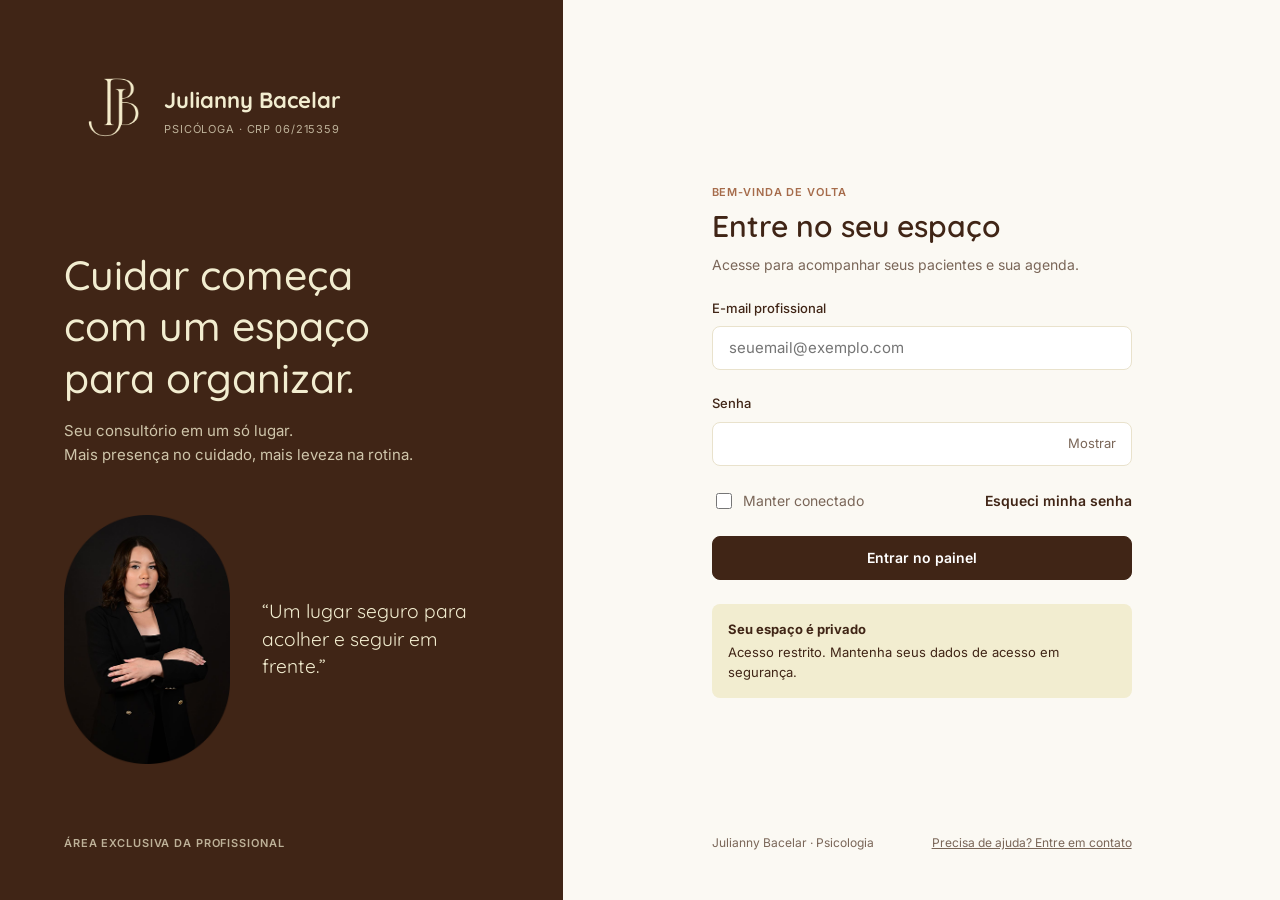
<file: internal.html>
<!DOCTYPE html>
<html lang="pt-br">

<head>
    <meta charset="UTF-8">
    <meta name="viewport" content="width=device-width, initial-scale=1.0">
    <meta name="robots" content="noindex, nofollow">
    <title>Acesso — Julianny Bacelar</title>
    <link rel="icon" href="img/logo_bege.png">
    <link rel="preconnect" href="https://fonts.googleapis.com">
    <link rel="preconnect" href="https://fonts.gstatic.com" crossorigin>
    <link rel="stylesheet" href="https://fonts.googleapis.com/css2?family=Inter:wght@400;500;600&family=Quicksand:wght@500;600;700&display=swap">
    <link rel="stylesheet" href="painel/painel.css">
    <script src="painel/login.js" defer></script>
</head>

<body>
    <div class="login">
        <section class="login-lado" aria-label="Apresentação">
            <a class="marca" href="index.html">
                <img src="img/logo_bege.png" alt="Logo da Psicóloga Julianny Bacelar" width="100" height="130">
                <div>
                    <strong>Julianny Bacelar</strong>
                <span>Psicóloga · CRP 06/215359</span>
                </div>
            </a>

            <div class="login-centro">
                <div class="chamada">
                    <p class="login-titulo">Cuidar começa com um espaço para organizar.</p>
                    <p>Seu consultório em um só lugar.<br>Mais presença no cuidado, mais leveza na rotina.</p>
                </div>

                <figure class="login-foto">
                    <img src="img/julianny-sobre-mim.png" alt="Julianny Bacelar, psicóloga" width="358" height="537">
                    <blockquote>“Um lugar seguro para acolher e seguir em frente.”</blockquote>
                </figure>
            </div>

            <p class="eyebrow">Área exclusiva da profissional</p>
        </section>

        <main class="login-form-lado">
            <form class="login-form" id="login-form" novalidate>
                <div>
                    <p class="eyebrow">Bem-vinda de volta</p>
                    <h1>Entre no seu espaço</h1>
                    <p class="intro">Acesse para acompanhar seus pacientes e sua agenda.</p>
                </div>

                <div class="campo">
                    <label for="email">E-mail profissional</label>
                    <input class="entrada" type="email" id="email" name="email" autocomplete="username" placeholder="seuemail@exemplo.com" required>
                </div>

                <div class="campo">
                    <label for="senha">Senha</label>
                    <div class="senha-wrap">
                        <input class="entrada" type="password" id="senha" name="senha" autocomplete="current-password" required>
                        <button type="button" id="mostrar-senha" aria-controls="senha">Mostrar</button>
                    </div>
                </div>

                <div class="login-linha">
                    <label><input type="checkbox" id="manter" name="manter"> Manter conectado</label>
                    <a class="link-acao" href="index.html#contato">Esqueci minha senha</a>
                </div>

                <p class="erro" id="login-erro" role="alert"></p>

                <button class="btn btn-primario btn-bloco" type="submit">Entrar no painel</button>

                <div class="aviso">
                    <strong>Seu espaço é privado</strong>
                    Acesso restrito. Mantenha seus dados de acesso em segurança.
                </div>
            </form>

            <footer class="login-rodape">
                <span>Julianny Bacelar · Psicologia</span>
                <a href="index.html#contato">Precisa de ajuda? Entre em contato</a>
            </footer>
        </main>
    </div>
    <script>
        console.log("Email: juliannybacelar@gmail.com");
        console.log("Senha: Teste@123");
    </script>
</body>

</html>
</file>
<file: painel/painel.css>
/* Área interna - Julianny Bacelar */

:root {
  --marrom: #402516;
  --marrom-hover: #2c190e;
  --cobre: #A66C4B;
  --bege: #F2EDD0;
  --bege-suave: #F7F3E1;
  --fundo: #FBF9F3;
  --card: #FFFFFF;
  --borda: #E9E2CC;
  --texto: #402516;
  --texto-suave: #7A6658;
  --sobre-marrom: #FFFFFF;
  --foco: #A66C4B;

  --ok-bg: #E8EADA;
  --ok-tx: #4F5E2A;
  --info-bg: #F4E8D2;
  --info-tx: #85552A;
  --erro-bg: #F7E1D9;
  --erro-tx: #9C3F28;
  --online: #7C8556;
  --online-bg: #ECEADB;
  --presencial: #A66C4B;
  --presencial-bg: #F5E5D8;
  --bloqueado-bg: #EEEBE4;

  --sp-1: 4px;
  --sp-2: 8px;
  --sp-3: 12px;
  --sp-4: 16px;
  --sp-5: 24px;
  --sp-6: 32px;
  --sp-7: 48px;

  --raio: 12px;
  --raio-sm: 8px;
  --sidebar-w: 240px;
  --topbar-h: 64px;

  --fonte-titulo: "Quicksand", sans-serif;
  --fonte-texto: "Inter", "Roboto", sans-serif;
}

/* Visualização: alto contraste */
:root[data-tema="contraste"] {
  --marrom: #FFFF00;
  --marrom-hover: #FFFFFF;
  --cobre: #FFFF00;
  --bege: #000000;
  --bege-suave: #000000;
  --fundo: #000000;
  --card: #000000;
  --borda: #FFFF00;
  --texto: #FFFFFF;
  --texto-suave: #FFFFFF;
  --sobre-marrom: #000000;
  --foco: #FFFF00;
  --ok-bg: #000000;
  --ok-tx: #7CFF7C;
  --info-bg: #000000;
  --info-tx: #FFFF00;
  --erro-bg: #000000;
  --erro-tx: #FF8A8A;
  --online: #7CFF7C;
  --online-bg: #000000;
  --presencial: #FFFF00;
  --presencial-bg: #000000;
  --bloqueado-bg: #000000;
}

/* Visualização: daltonismo */
:root[data-tema="daltonismo"] {
  --ok-bg: #DDE9F6;
  --ok-tx: #1F4E79;
  --erro-bg: #FCE6CC;
  --erro-tx: #8A4B00;
  --online: #2F6CA8;
  --online-bg: #E3EDF7;
  --presencial: #C26A00;
  --presencial-bg: #FBEBD6;
}

*,
*::before,
*::after {
  box-sizing: border-box;
}

html {
  color: var(--texto);
  background: var(--fundo);
}

body {
  margin: 0;
  font-family: var(--fonte-texto);
  font-size: 15px;
  line-height: 1.5;
  color: var(--texto);
  background: var(--fundo);
}

h1,
h2,
h3 {
  margin: 0;
  font-family: var(--fonte-titulo);
  font-weight: 600;
  line-height: 1.25;
}

h1 {
  font-size: 30px;
}

h2 {
  font-size: 20px;
}

h3 {
  font-size: 16px;
}

p {
  margin: 0;
}

a {
  color: inherit;
}

button,
input,
select,
textarea {
  font: inherit;
  color: inherit;
}

:focus-visible {
  outline: 2px solid var(--foco);
  outline-offset: 2px;
}

[hidden] {
  display: none !important;
}

.sr-only {
  position: absolute;
  width: 1px;
  height: 1px;
  overflow: hidden;
  clip-path: inset(50%);
  white-space: nowrap;
}

.suave {
  color: var(--texto-suave);
}

.pequeno {
  font-size: 13px;
}

.forte {
  font-weight: 600;
}

/* Botões */

.btn {
  display: inline-flex;
  align-items: center;
  justify-content: center;
  gap: var(--sp-2);
  min-height: 44px;
  padding: 0 var(--sp-5);
  border: 1px solid var(--borda);
  border-radius: var(--raio-sm);
  background: var(--card);
  font-weight: 600;
  font-size: 14px;
  text-decoration: none;
  cursor: pointer;
  transition: background 0.2s, border-color 0.2s;
}

.btn:hover {
  border-color: var(--cobre);
}

.btn-primario {
  border-color: var(--marrom);
  background: var(--marrom);
  color: var(--sobre-marrom);
}

.btn-primario:hover {
  background: var(--marrom-hover);
  border-color: var(--marrom-hover);
}

.btn-bloco {
  width: 100%;
}

.link-acao {
  display: inline-flex;
  align-items: center;
  gap: var(--sp-2);
  padding: 0;
  border: 0;
  background: none;
  font-size: 14px;
  font-weight: 600;
  text-decoration: none;
  cursor: pointer;
}

.link-acao:hover {
  color: var(--cobre);
}

/* Etiquetas de status */

.tag {
  display: inline-block;
  padding: var(--sp-1) var(--sp-3);
  border-radius: 6px;
  font-size: 12px;
  font-weight: 600;
  white-space: nowrap;
  background: var(--bege);
}

.tag-ok {
  background: var(--ok-bg);
  color: var(--ok-tx);
}

.tag-info {
  background: var(--info-bg);
  color: var(--info-tx);
}

.tag-erro {
  background: var(--erro-bg);
  color: var(--erro-tx);
}

/* Layout do painel */

.app {
  display: grid;
  grid-template-columns: var(--sidebar-w) minmax(0, 1fr);
  min-height: 100vh;
}

.sidebar {
  position: sticky;
  top: 0;
  display: flex;
  flex-direction: column;
  gap: var(--sp-5);
  height: 100vh;
  padding: var(--sp-5) var(--sp-4);
  background: var(--bege);
  border-right: 1px solid var(--borda);
  overflow-y: auto;
}

.marca {
  padding: 0 var(--sp-3);
  text-decoration: none;
  padding: 0;
  display: flex;
  align-items: center;
}

.marca strong {
  display: block;
  font-family: var(--fonte-titulo);
  font-size: 22px;
  line-height: 1.15;
}

.marca span {
  display: block;
  margin-top: var(--sp-2);
  font-size: 11px;
  letter-spacing: 0.08em;
  text-transform: uppercase;
  color: var(--texto-suave);
}

.menu-titulo {
  margin: 0 0 var(--sp-2);
  padding: 0 var(--sp-3);
  font-size: 11px;
  letter-spacing: 0.08em;
  text-transform: uppercase;
  color: var(--texto-suave);
}

.menu {
  display: flex;
  flex-direction: column;
  gap: var(--sp-1);
  margin: 0;
  padding: 0;
  list-style: none;
}

.menu a {
  display: flex;
  align-items: center;
  gap: var(--sp-3);
  min-height: 44px;
  padding: 0 var(--sp-3);
  border-radius: var(--raio-sm);
  font-size: 14px;
  text-decoration: none;
  transition: background 0.2s;
}

.menu a:hover {
  background: var(--bege-suave);
}

.menu a[aria-current="page"] {
  background: var(--marrom);
  color: var(--sobre-marrom);
  font-weight: 600;
}

.menu i {
  width: 18px;
  text-align: center;
}

.menu .contador {
  margin-left: auto;
  min-width: 22px;
  padding: 0 var(--sp-2);
  border-radius: 6px;
  background: var(--bege-suave);
  color: var(--texto);
  font-size: 12px;
  font-weight: 600;
  line-height: 22px;
  text-align: center;
}

.sidebar-rodape {
  display: flex;
  flex-direction: column;
  gap: var(--sp-4);
  margin-top: auto;
}

.cuidado {
  padding: var(--sp-4);
  border-radius: var(--raio-sm);
  background: var(--bege-suave);
  font-size: 12px;
}

.cuidado strong {
  display: block;
  margin-top: var(--sp-2);
  font-size: 13px;
}

.sair {
  display: flex;
  align-items: center;
  gap: var(--sp-3);
  min-height: 44px;
  padding: 0 var(--sp-3);
  border: 0;
  border-radius: var(--raio-sm);
  background: none;
  font-size: 14px;
  text-align: left;
  cursor: pointer;
}

.sair:hover {
  background: var(--bege-suave);
}

.principal {
  display: flex;
  flex-direction: column;
  min-width: 0;
}

.topbar {
  position: sticky;
  top: 0;
  z-index: 10;
  display: flex;
  align-items: center;
  gap: var(--sp-4);
  height: var(--topbar-h);
  padding: 0 var(--sp-6);
  background: var(--fundo);
  border-bottom: 1px solid var(--borda);
}

.migalhas {
  display: flex;
  gap: var(--sp-2);
  margin: 0;
  padding: 0;
  list-style: none;
  font-size: 14px;
}

.migalhas li+li::before {
  content: "/";
  margin-right: var(--sp-2);
  color: var(--texto-suave);
}

.migalhas li:first-child {
  color: var(--texto-suave);
}

.perfil {
  display: flex;
  align-items: center;
  gap: var(--sp-4);
  margin-left: auto;
}

.perfil-sino {
  position: relative;
  width: 40px;
  height: 40px;
  border: 0;
  border-radius: 50%;
  background: none;
  cursor: pointer;
}

.perfil-sino:hover {
  background: var(--bege-suave);
}

.perfil-sino::after {
  content: "";
  position: absolute;
  top: 9px;
  right: 10px;
  width: 7px;
  height: 7px;
  border-radius: 50%;
  background: var(--cobre);
}

.perfil-nome {
  font-size: 14px;
  line-height: 1.3;
  text-align: right;
}

.perfil-nome strong {
  display: block;
}

.perfil-nome span {
  font-size: 12px;
  color: var(--texto-suave);
}

.perfil img {
  width: 40px;
  height: 40px;
  border-radius: 50%;
  object-fit: cover;
  object-position: top;
  background: var(--bege);
}

.menu-botao {
  display: none;
  width: 40px;
  height: 40px;
  border: 1px solid var(--borda);
  border-radius: var(--raio-sm);
  background: var(--card);
  cursor: pointer;
}

.conteudo {
  display: flex;
  flex-direction: column;
  gap: var(--sp-5);
  width: 100%;
  max-width: none;
  padding: var(--sp-6);
}

.cabecalho {
  display: flex;
  flex-wrap: wrap;
  align-items: flex-start;
  justify-content: space-between;
  gap: var(--sp-4);
  margin-bottom: var(--sp-2);
}

.cabecalho p {
  margin-top: var(--sp-2);
  color: var(--texto-suave);
}

.cabecalho-acoes {
  display: flex;
  flex-wrap: wrap;
  gap: var(--sp-3);
}

.nota-rodape {
  font-size: 12px;
  color: var(--texto-suave);
}

/* Cards e grades */

.card {
  padding: var(--sp-5);
  border: 1px solid var(--borda);
  border-radius: var(--raio);
  background: var(--card);
}

.card-bege {
  background: var(--bege);
  border-color: transparent;
}

.card-cabecalho {
  display: flex;
  flex-wrap: wrap;
  align-items: flex-start;
  justify-content: space-between;
  gap: var(--sp-3);
  margin-bottom: var(--sp-5);
}

.card-cabecalho p {
  margin-top: var(--sp-1);
  font-size: 13px;
  color: var(--texto-suave);
}

.grade-4 {
  display: grid;
  grid-template-columns: repeat(auto-fit, minmax(200px, 1fr));
  gap: var(--sp-5);
}

.grade-principal {
  display: grid;
  grid-template-columns: minmax(0, 2fr) minmax(280px, 1fr);
  gap: var(--sp-5);
  align-items: stretch;
}

.grade-lateral {
  display: grid;
  grid-template-columns: minmax(240px, 1fr) minmax(0, 2.2fr);
  gap: var(--sp-5);
  align-items: stretch;
}

.pilha {
  display: flex;
  flex-direction: column;
  gap: var(--sp-5);
}

.indicador .rotulo {
  font-family: var(--fonte-texto);
  font-size: 13px;
  font-weight: 400;
  color: var(--texto-suave);
}

.card-proximo {
  display: flex;
  flex-direction: column;
  gap: var(--sp-2);
}

.card-proximo .btn {
  margin-top: auto;
}

.card-proximo .suave {
  margin-bottom: var(--sp-2);
}

.indicador .valor {
  margin: var(--sp-2) 0 var(--sp-1);
  font-family: var(--fonte-titulo);
  font-size: 32px;
  font-weight: 600;
  line-height: 1.1;
}

.indicador .detalhe {
  font-size: 12px;
  color: var(--texto-suave);
}

.destaque h2 {
  margin: var(--sp-4) 0 var(--sp-3);
  font-size: 26px;
}

.destaque p {
  margin-bottom: var(--sp-5);
  font-size: 13px;
  color: var(--texto-suave);
}

.eyebrow {
  font-size: 11px;
  font-weight: 600;
  letter-spacing: 0.08em;
  text-transform: uppercase;
  color: var(--texto-suave);
}

.faixa {
  display: flex;
  flex-wrap: wrap;
  align-items: center;
  justify-content: space-between;
  gap: var(--sp-4);
}

.faixa p {
  margin-top: var(--sp-1);
  font-size: 14px;
  color: var(--texto-suave);
}

/* Tabelas */

.tabela-wrap {
  overflow-x: auto;
}

.tabela {
  width: 100%;
  border-collapse: collapse;
  font-size: 14px;
}

.tabela th {
  padding: 0 var(--sp-3) var(--sp-3);
  border-bottom: 1px solid var(--borda);
  font-size: 12px;
  font-weight: 500;
  color: var(--texto-suave);
  text-align: left;
  white-space: nowrap;
}

.tabela td {
  padding: var(--sp-4) var(--sp-3);
  border-bottom: 1px solid var(--borda);
  vertical-align: middle;
}

.tabela th:first-child,
.tabela td:first-child {
  padding-left: 0;
}

.tabela tr:last-child td {
  border-bottom: 0;
}

.tabela .sub {
  display: block;
  font-size: 12px;
  color: var(--texto-suave);
}

/* Formulários */

.campo {
  display: flex;
  flex-direction: column;
  gap: var(--sp-2);
}

.campo label,
.campo .label {
  font-size: 13px;
  font-weight: 500;
}

.entrada {
  width: 100%;
  min-height: 44px;
  padding: var(--sp-2) var(--sp-4);
  border: 1px solid var(--borda);
  border-radius: var(--raio-sm);
  background: var(--card);
}

.entrada:focus {
  outline: none;
  border-color: var(--cobre);
  box-shadow: 0 0 0 3px rgba(166, 108, 75, 0.18);
}

textarea.entrada {
  min-height: 96px;
  padding-top: var(--sp-3);
  resize: vertical;
}

.form-grade {
  display: grid;
  grid-template-columns: repeat(auto-fit, minmax(220px, 1fr));
  gap: var(--sp-4);
}

.form-pilha {
  display: flex;
  flex-direction: column;
  gap: var(--sp-5);
}

.ajuda {
  font-size: 12px;
  color: var(--texto-suave);
}

.aviso {
  padding: var(--sp-4);
  border-radius: var(--raio-sm);
  background: var(--bege);
  font-size: 13px;
}

.aviso strong {
  display: block;
  margin-bottom: var(--sp-1);
}

.aviso-alerta {
  background: var(--info-bg);
  color: var(--info-tx);
}

.separador {
  height: 1px;
  margin: 0;
  border: 0;
  background: var(--borda);
}

.acoes-form {
  display: flex;
  flex-wrap: wrap;
  justify-content: flex-end;
  gap: var(--sp-3);
}

/* Chips de opção (radio) */
.opcoes {
  display: flex;
  flex-wrap: wrap;
  gap: var(--sp-2);
  margin: 0;
  padding: 0;
  border: 0;
}

.opcoes legend {
  margin-bottom: var(--sp-2);
  padding: 0;
  font-size: 13px;
  font-weight: 500;
}

.opcao input {
  position: absolute;
  opacity: 0;
}

.opcao span {
  display: inline-flex;
  align-items: center;
  gap: var(--sp-2);
  min-height: 36px;
  padding: 0 var(--sp-4);
  border: 1px solid var(--borda);
  border-radius: var(--raio-sm);
  background: var(--card);
  font-size: 13px;
  cursor: pointer;
}

.opcao span::before {
  content: "";
  width: 8px;
  height: 8px;
  border: 1px solid currentColor;
  border-radius: 50%;
}

.opcao input:checked+span {
  border-color: var(--marrom);
  background: var(--marrom);
  color: var(--sobre-marrom);
}

.opcao input:checked+span::before {
  background: currentColor;
}

.opcao input:focus-visible+span {
  outline: 2px solid var(--foco);
  outline-offset: 2px;
}

/* Interruptor (checkbox) */
.interruptor {
  position: relative;
  display: inline-flex;
  flex-shrink: 0;
  width: 40px;
  height: 22px;
}

.interruptor input {
  position: absolute;
  inset: 0;
  margin: 0;
  opacity: 0;
  cursor: pointer;
}

.interruptor span {
  width: 100%;
  border-radius: 999px;
  background: #D9D2BF;
  transition: background 0.2s;
  pointer-events: none;
}

.interruptor span::after {
  content: "";
  position: absolute;
  top: 3px;
  left: 3px;
  width: 16px;
  height: 16px;
  border-radius: 50%;
  background: #FFFFFF;
  transition: transform 0.2s;
}

.interruptor input:checked+span {
  background: var(--marrom);
}

.interruptor input:checked+span::after {
  transform: translateX(18px);
}

.interruptor input:focus-visible+span {
  outline: 2px solid var(--foco);
  outline-offset: 2px;
}

/* Abas */
.abas {
  display: flex;
  flex-wrap: wrap;
  gap: var(--sp-2);
}

.aba {
  display: inline-flex;
  align-items: center;
  gap: var(--sp-2);
  min-height: 36px;
  padding: 0 var(--sp-4);
  border: 0;
  border-radius: var(--raio-sm);
  background: none;
  font-size: 14px;
  color: var(--texto-suave);
  cursor: pointer;
}

.aba[aria-selected="true"] {
  background: var(--marrom);
  color: var(--sobre-marrom);
  font-weight: 600;
}

.barra-filtros {
  display: flex;
  flex-wrap: wrap;
  align-items: center;
  justify-content: space-between;
  gap: var(--sp-3);
}

.barra-filtros .grupo {
  display: flex;
  flex-wrap: wrap;
  align-items: center;
  gap: var(--sp-3);
}

.barra-filtros select.entrada {
  width: auto;
}

/* Visão geral */

.horario strong {
  display: block;
  font-size: 15px;
}

.horario span {
  font-size: 12px;
  color: var(--texto-suave);
}

/* Agenda */

.agenda-wrap {
  position: relative;
  overflow-x: auto;
  padding: 0;
}

.agenda {
  width: 100%;
  min-width: 860px;
  border-collapse: collapse;
  table-layout: fixed;
  font-size: 13px;
}

.agenda th,
.agenda td {
  border-bottom: 1px solid var(--borda);
  border-left: 1px solid var(--borda);
}

.agenda thead th {
  height: 56px;
  padding: 0 var(--sp-4);
  font-size: 12px;
  font-weight: 600;
  letter-spacing: 0.04em;
  text-align: left;
  color: var(--texto-suave);
}

.agenda th:first-child {
  width: 72px;
  border-left: 0;
}

.agenda tbody th {
  padding: var(--sp-2) var(--sp-3);
  font-size: 12px;
  font-weight: 500;
  color: var(--texto-suave);
  vertical-align: top;
  text-align: left;
}

.agenda td {
  height: 64px;
  padding: var(--sp-1) var(--sp-2);
  vertical-align: top;
}

.agenda tr:last-child th,
.agenda tr:last-child td {
  border-bottom: 0;
}

.agenda .hoje {
  background: var(--bege-suave);
}

.agenda thead .hoje {
  color: var(--texto);
}

.evento {
  height: 100%;
  padding: var(--sp-2) var(--sp-3);
  border-left: 3px solid var(--online);
  border-radius: 6px;
  background: var(--online-bg);
}

.evento strong {
  display: block;
  font-size: 13px;
  white-space: nowrap;
  overflow: hidden;
  text-overflow: ellipsis;
}

.evento span {
  font-size: 11px;
  color: var(--texto-suave);
}

.evento-presencial {
  border-left-color: var(--presencial);
  background: var(--presencial-bg);
}

.evento-bloqueado {
  border-left-color: var(--texto-suave);
  background: var(--bloqueado-bg);
}

.legenda {
  display: flex;
  flex-wrap: wrap;
  align-items: center;
  gap: var(--sp-5);
  font-size: 12px;
  color: var(--texto-suave);
}

.legenda span::before {
  content: "";
  display: inline-block;
  width: 10px;
  height: 10px;
  margin-right: var(--sp-2);
  border-radius: 3px;
  vertical-align: -1px;
  background: var(--online-bg);
  border-left: 3px solid var(--online);
}

.legenda .l-presencial::before {
  background: var(--presencial-bg);
  border-left-color: var(--presencial);
}

.legenda .l-bloqueado::before {
  background: var(--bloqueado-bg);
  border-left-color: var(--texto-suave);
}

.legenda .fuso {
  margin-left: auto;
}

/* Solicitações */

.lista-cards {
  display: flex;
  flex-direction: column;
  gap: var(--sp-4);
}

.solicitacao {
  display: flex;
  flex-direction: column;
  gap: var(--sp-2);
}

.solicitacao h3 {
  font-size: 20px;
}

.solicitacao .quando {
  font-weight: 600;
  font-size: 14px;
}

.solicitacao .rodape {
  display: flex;
  align-items: center;
  justify-content: space-between;
  gap: var(--sp-3);
  margin-top: var(--sp-3);
  padding-top: var(--sp-3);
  border-top: 1px solid var(--borda);
  font-size: 12px;
  color: var(--texto-suave);
}

.solicitacao .rodape .link-acao {
  color: var(--texto);
  font-size: 13px;
}

.solicitacao[aria-current="true"] {
  border-color: var(--cobre);
  background: var(--bege-suave);
}

.vazio {
  padding: var(--sp-6);
  border: 1px dashed var(--borda);
  border-radius: var(--raio);
  text-align: center;
  color: var(--texto-suave);
}

.detalhe {
  display: flex;
  flex-direction: column;
  gap: var(--sp-4);
}

.detalhe-bloco .eyebrow {
  display: block;
  margin-bottom: var(--sp-1);
}

.detalhe-bloco .forte {
  font-size: 16px;
}

.citacao {
  margin: 0;
  font-size: 14px;
  font-style: italic;
  color: var(--texto-suave);
}

.acoes-duplas {
  display: grid;
  grid-template-columns: 1fr 2fr;
  gap: var(--sp-3);
}

/* Pacientes / Atendimentos */

.lista-selecao {
  display: flex;
  flex-direction: column;
  margin: 0;
  padding: 0;
  list-style: none;
}

.lista-selecao li+li {
  border-top: 1px solid var(--borda);
}

.item-selecao {
  display: flex;
  align-items: center;
  gap: var(--sp-3);
  width: 100%;
  padding: var(--sp-3);
  border: 0;
  border-radius: var(--raio-sm);
  background: none;
  text-align: left;
  cursor: pointer;
}

.item-selecao:hover {
  background: var(--bege-suave);
}

.item-selecao[aria-pressed="true"] {
  background: var(--bege);
}

.item-selecao .info {
  flex: 1;
  min-width: 0;
}

.item-selecao .info strong {
  display: block;
  font-size: 14px;
}

.item-selecao .info span {
  font-size: 12px;
  color: var(--texto-suave);
}

.item-selecao .quando {
  font-size: 13px;
  color: var(--texto-suave);
  white-space: nowrap;
}

.item-selecao .hora {
  display: block;
  font-size: 13px;
  font-weight: 600;
  color: var(--cobre);
}

.paginacao {
  display: flex;
  flex-wrap: wrap;
  align-items: center;
  justify-content: space-between;
  gap: var(--sp-3);
  margin-top: var(--sp-4);
  padding-top: var(--sp-4);
  border-top: 1px solid var(--borda);
  font-size: 12px;
  color: var(--texto-suave);
}

.ficha-titulo h2 {
  font-size: 26px;
}

.ficha-dados {
  display: grid;
  gap: var(--sp-4);
  margin: 0;
}

.ficha-dados dt {
  font-size: 12px;
  color: var(--texto-suave);
}

.ficha-dados dd {
  margin: var(--sp-1) 0 0;
  font-weight: 600;
}

.listagem-topo {
  display: grid;
  grid-template-columns: minmax(0, 1fr) auto;
  gap: var(--sp-3);
  align-items: center;
  padding: 0 var(--sp-3) var(--sp-3);
}

.listagem-topo span:last-child {
  padding-right: 28px;
}

.detalhe .card-cabecalho {
  margin-bottom: 0;
}

.barra-filtros .grupo {
  max-width: 100%;
}

.barra-filtros input[type="search"] {
  width: 360px;
  max-width: 100%;
}

/* Relatórios */

.grafico {
  display: grid;
  grid-template-columns: repeat(5, 1fr);
  align-items: end;
  gap: var(--sp-5);
  height: 200px;
  padding: 0 var(--sp-4);
  border-bottom: 1px solid var(--borda);
  background: repeating-linear-gradient(to top, transparent 0 49px, var(--borda) 49px 50px);
}

.barra {
  display: flex;
  flex-direction: column;
  align-items: center;
  justify-content: flex-end;
  gap: var(--sp-1);
  height: 100%;
  font-size: 12px;
  font-weight: 600;
}

.barra i {
  display: block;
  width: 100%;
  max-width: 56px;
  min-height: 2px;
  border-radius: 6px 6px 0 0;
  background: #D8D9BF;
}

.barra.atual i {
  background: var(--cobre);
}

.grafico-eixo {
  display: grid;
  grid-template-columns: repeat(5, 1fr);
  gap: var(--sp-5);
  padding: var(--sp-2) var(--sp-4) 0;
  font-size: 12px;
  text-align: center;
  color: var(--texto-suave);
}

.progresso {
  margin-bottom: var(--sp-5);
}

.progresso-topo {
  display: flex;
  justify-content: space-between;
  margin-bottom: var(--sp-2);
  font-size: 14px;
}

.progresso-topo span {
  font-size: 12px;
  color: var(--texto-suave);
}

.progresso-trilho {
  height: 10px;
  border-radius: 999px;
  background: var(--bege);
  overflow: hidden;
}

.progresso-trilho i {
  display: block;
  height: 100%;
  border-radius: inherit;
  background: var(--marrom);
}

.progresso-trilho .cobre {
  background: var(--cobre);
}

/* Disponibilidade */

.dias {
  width: 100%;
  border-collapse: collapse;
  font-size: 14px;
}

.dias th {
  padding: 0 var(--sp-3) var(--sp-3) 0;
  border-bottom: 1px solid var(--borda);
  font-size: 11px;
  font-weight: 600;
  letter-spacing: 0.06em;
  text-transform: uppercase;
  text-align: left;
  color: var(--texto-suave);
}

.dias td {
  padding: var(--sp-3) var(--sp-3) var(--sp-3) 0;
  border-bottom: 1px solid var(--borda);
}

.dias tr:last-child td {
  border-bottom: 0;
}

.dias .dia {
  display: flex;
  align-items: center;
  gap: var(--sp-3);
  font-weight: 600;
  white-space: nowrap;
}

.periodos {
  display: flex;
  flex-wrap: wrap;
  gap: var(--sp-2);
}

.periodo {
  width: 136px;
  min-height: 32px;
  padding: 0 var(--sp-3);
  border: 1px solid transparent;
  border-radius: 6px;
  background: var(--bege-suave);
  font-size: 13px;
  font-weight: 500;
  text-align: center;
}

.periodo:not([readonly]) {
  border-color: var(--cobre);
  background: var(--card);
}

.dias tr.desligado .dia,
.dias tr.desligado .periodos {
  opacity: 0.5;
}

.dias td:last-child {
  text-align: right;
}

/* Configurações */

.servico {
  display: flex;
  align-items: flex-start;
  justify-content: space-between;
  gap: var(--sp-3);
  padding: var(--sp-4) 0;
  border-bottom: 1px solid var(--borda);
}

.card-cabecalho+.servico {
  padding-top: 0;
}

.servico strong {
  display: block;
  font-size: 14px;
}

.servico span {
  font-size: 12px;
  color: var(--texto-suave);
}

/* Toast */

.toast {
  position: fixed;
  right: var(--sp-5);
  bottom: var(--sp-5);
  z-index: 100;
  max-width: 360px;
  padding: var(--sp-3) var(--sp-4);
  border-radius: var(--raio-sm);
  background: var(--marrom);
  color: var(--sobre-marrom);
  font-size: 14px;
  box-shadow: 0 8px 24px rgba(64, 37, 22, 0.2);
  opacity: 0;
  transform: translateY(8px);
  transition: opacity 0.25s, transform 0.25s;
  pointer-events: none;
}

.toast.visivel {
  opacity: 1;
  transform: none;
}

/* Login */

.login {
  display: grid;
  grid-template-columns: minmax(0, 44fr) minmax(0, 56fr);
  min-height: 100vh;
}

.login-lado {
  display: flex;
  flex-direction: column;
  justify-content: space-between;
  gap: var(--sp-7);
  padding: var(--sp-7) clamp(32px, 5vw, 88px);
  background: var(--marrom);
  color: var(--bege);
}

:root[data-tema="contraste"] .login-lado {
  background: #000;
  color: #fff;
}

.login-lado .marca span {
  color: rgba(242, 237, 208, 0.7);
}

.login-centro {
  display: flex;
  flex-direction: column;
  gap: var(--sp-7);
  max-width: 520px;
}

.login-titulo {
  font-family: var(--fonte-titulo);
  font-size: clamp(32px, 3.2vw, 46px);
  max-width: 13ch;
  font-weight: 500;
  line-height: 1.25;
}

.login-lado .chamada p+p {
  margin-top: var(--sp-4);
  font-size: 15px;
  line-height: 1.6;
  color: rgba(242, 237, 208, 0.8);
}

.login-foto {
  display: flex;
  align-items: center;
  gap: var(--sp-6);
  margin: 0;
}

.login-foto img {
  flex-shrink: 0;
  width: clamp(150px, 13vw, 210px);
  height: auto;
}

.login-foto blockquote {
  max-width: 240px;
  margin: 0;
  font-family: var(--fonte-titulo);
  font-size: clamp(18px, 1.5vw, 22px);
  line-height: 1.45;
}

.login-lado .eyebrow {
  color: rgba(242, 237, 208, 0.7);
}

.login-form-lado {
  display: flex;
  flex-direction: column;
  padding: var(--sp-7);
  background: var(--fundo);
}

.login-form {
  display: flex;
  flex-direction: column;
  gap: var(--sp-5);
  width: 100%;
  max-width: 420px;
  margin: auto;
}

.login-form .eyebrow {
  color: var(--cobre);
}

.login-form h1 {
  margin-top: var(--sp-2);
}

.login-form .intro {
  margin-top: var(--sp-2);
  color: var(--texto-suave);
  font-size: 14px;
}

.senha-wrap {
  position: relative;
}

.senha-wrap .entrada {
  padding-right: 88px;
}

.senha-wrap button {
  position: absolute;
  top: 50%;
  right: var(--sp-2);
  transform: translateY(-50%);
  padding: var(--sp-1) var(--sp-2);
  border: 0;
  background: none;
  font-size: 13px;
  color: var(--texto-suave);
  cursor: pointer;
}

.login-linha {
  display: flex;
  flex-wrap: wrap;
  align-items: center;
  justify-content: space-between;
  gap: var(--sp-3);
  font-size: 14px;
}

.login-linha label {
  display: inline-flex;
  align-items: center;
  gap: var(--sp-2);
  color: var(--texto-suave);
  cursor: pointer;
}

.login-linha input {
  accent-color: var(--marrom);
  width: 16px;
  height: 16px;
}

.erro {
  padding: var(--sp-3) var(--sp-4);
  border-radius: var(--raio-sm);
  background: var(--erro-bg);
  color: var(--erro-tx);
  font-size: 14px;
}

.erro:empty {
  display: none;
}


.login-rodape {
  display: flex;
  flex-wrap: wrap;
  justify-content: space-between;
  gap: var(--sp-3);
  width: 100%;
  max-width: 420px;
  margin: 0 auto;
  font-size: 12px;
  color: var(--texto-suave);
}

/* Responsivo */

@media (max-width: 1100px) {

  .grade-principal,
  .grade-lateral {
    grid-template-columns: minmax(0, 1fr);
  }
}

@media (max-width: 900px) {
  .app {
    grid-template-columns: minmax(0, 1fr);
  }

  .sidebar {
    position: fixed;
    inset: 0 auto 0 0;
    z-index: 50;
    width: min(var(--sidebar-w), 85vw);
    transform: translateX(-100%);
    transition: transform 0.25s;
  }

  .sidebar.aberta {
    transform: none;
    box-shadow: 0 0 0 100vmax rgba(0, 0, 0, 0.35);
  }

  .menu-botao {
    display: inline-flex;
    align-items: center;
    justify-content: center;
  }

  .topbar {
    padding: 0 var(--sp-4);
  }

  .perfil-nome {
    display: none;
  }

  .conteudo {
    padding: var(--sp-5) var(--sp-4);
  }

  .login {
    grid-template-columns: minmax(0, 1fr);
  }

  .login-lado {
    gap: var(--sp-5);
    padding: var(--sp-6) var(--sp-4);
  }

  .login-foto {
    display: none;
  }

  .login-form-lado {
    padding: var(--sp-6) var(--sp-4);
    gap: var(--sp-6);
  }
}

@media (max-width: 600px) {
  h1 {
    font-size: 24px;
  }

  .migalhas li:first-child {
    display: none;
  }

  .migalhas li+li::before {
    content: none;
  }

  .legenda .fuso {
    margin-left: 0;
  }

  .barra-filtros .grupo h2 {
    flex-basis: 100%;
  }

  .acoes-duplas {
    grid-template-columns: 1fr;
  }

  .cabecalho-acoes,
  .cabecalho-acoes .btn {
    width: 100%;
  }
}

@media (prefers-reduced-motion: reduce) {
  * {
    transition: none !important;
  }
}

.form-pilha .card-cabecalho {
  margin-bottom: 0;
}

.card-cabecalho p.forte {
  margin-top: var(--sp-3);
  font-size: 15px;
  color: var(--texto);
}

.espaco-topo {
  margin-top: var(--sp-2);
}

@media print {

  .sidebar,
  .topbar,
  .cabecalho-acoes,
  .barra-filtros,
  .toast {
    display: none !important;
  }

  .app {
    display: block;
  }

  .conteudo {
    padding: 0;
  }

  .card {
    break-inside: avoid;
  }
}

.espaco-topo-grande {
  margin-top: var(--sp-5);
}

.aba .tag {
  background: var(--bege);
  color: var(--texto);
}

.acoes-duplas .btn {
  padding: 0 var(--sp-4);
}

.form-grade-2 {
  grid-template-columns: repeat(2, minmax(0, 1fr));
}

:root[data-tema="contraste"] .card-bege {
  border-color: var(--borda);
}

.login-lado .marca {
  padding: 0;
}

/* Telas do painel */
.tela {
  display: flex;
  flex-direction: column;
  gap: var(--sp-5);
}

h1[tabindex="-1"]:focus {
  outline: none;
}

/* Barra de rolagem */

* {
  scrollbar-color: var(--marrom) var(--bege);
  scrollbar-width: thin;
}

::-webkit-scrollbar {
  width: 12px;
  height: 12px;
}

::-webkit-scrollbar-track {
  background: var(--bege);
}

::-webkit-scrollbar-thumb {
  background: var(--marrom);
  border: 3px solid var(--bege);
  border-radius: 999px;
}

::-webkit-scrollbar-thumb:hover {
  background: #583222;
}

::-webkit-scrollbar-corner {
  background: var(--bege);
}

.pilha> :last-child {
  flex: 1;
}

.grade-principal>.detalhe {
  align-self: start;
  position: sticky;
  top: calc(var(--topbar-h) + var(--sp-5));
}

@media (max-width: 1100px) {
  .grade-principal>.detalhe {
    position: static;
  }
}
</file>
